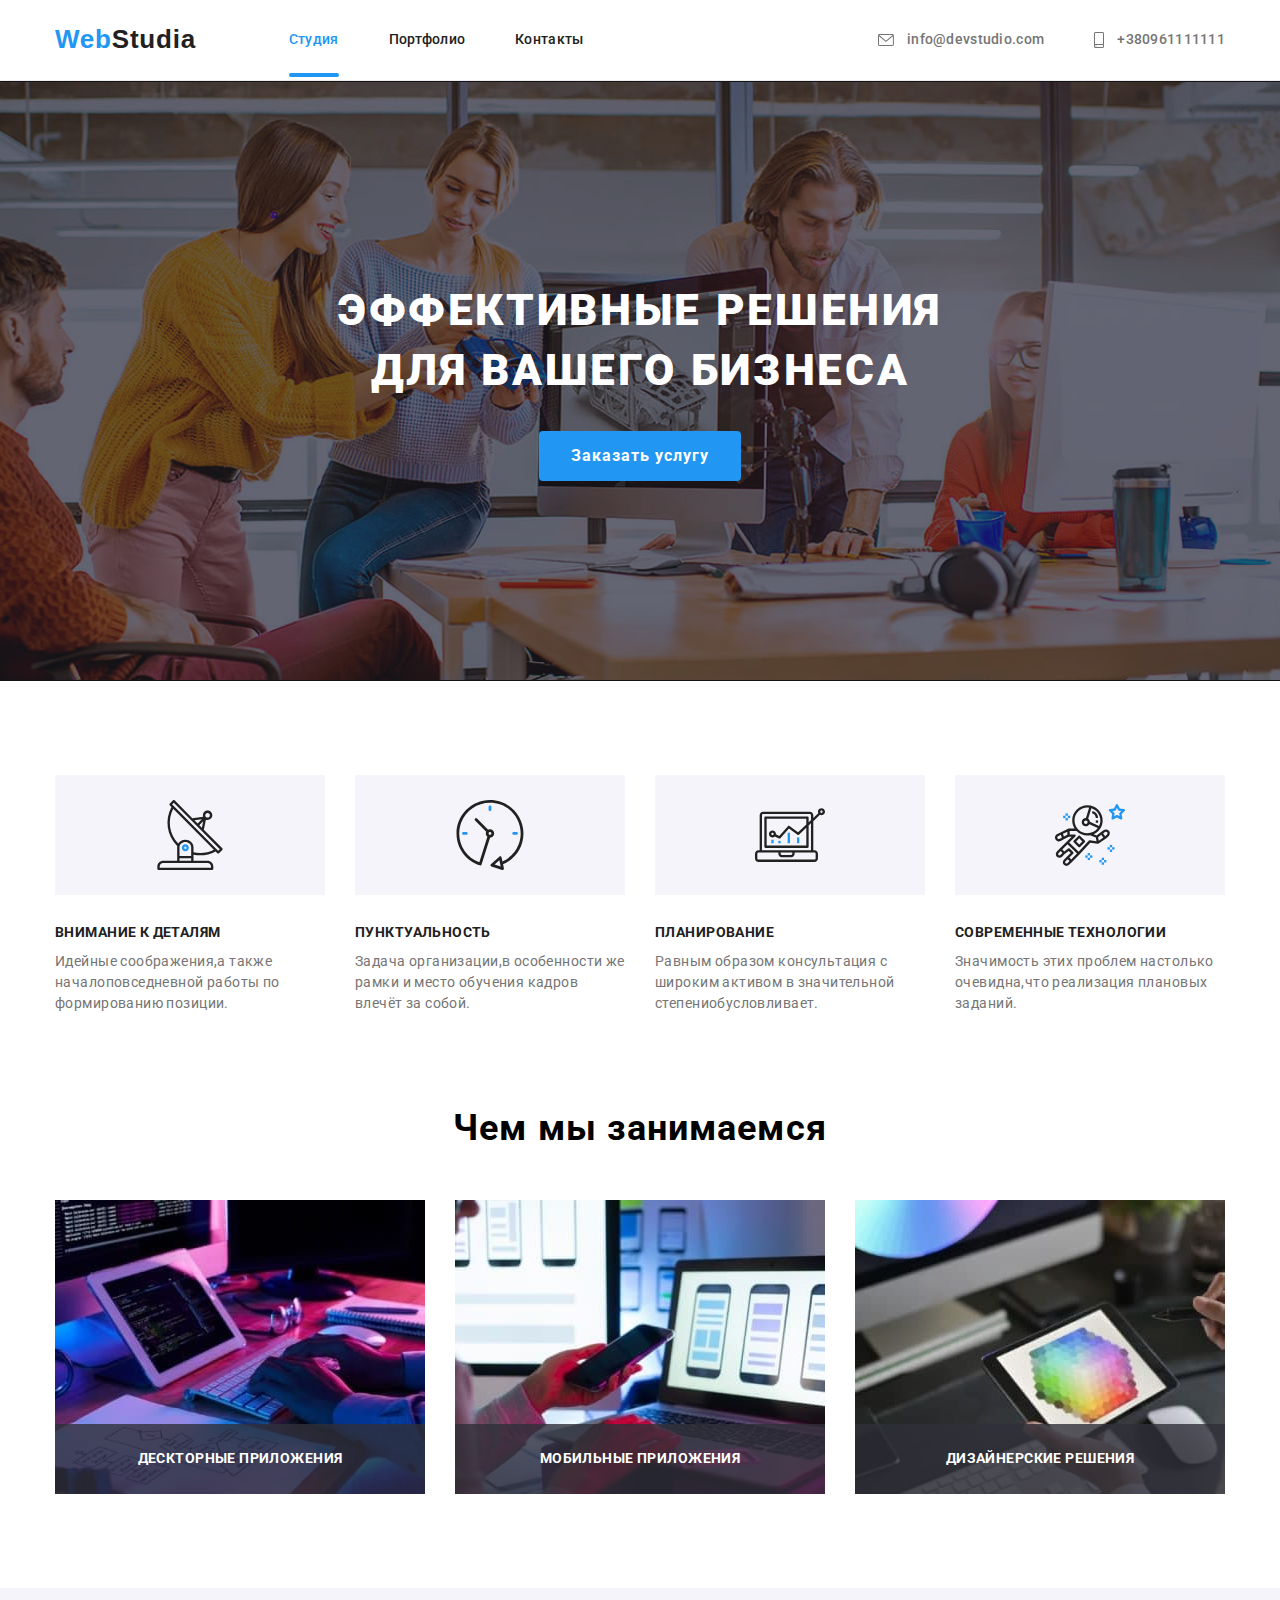
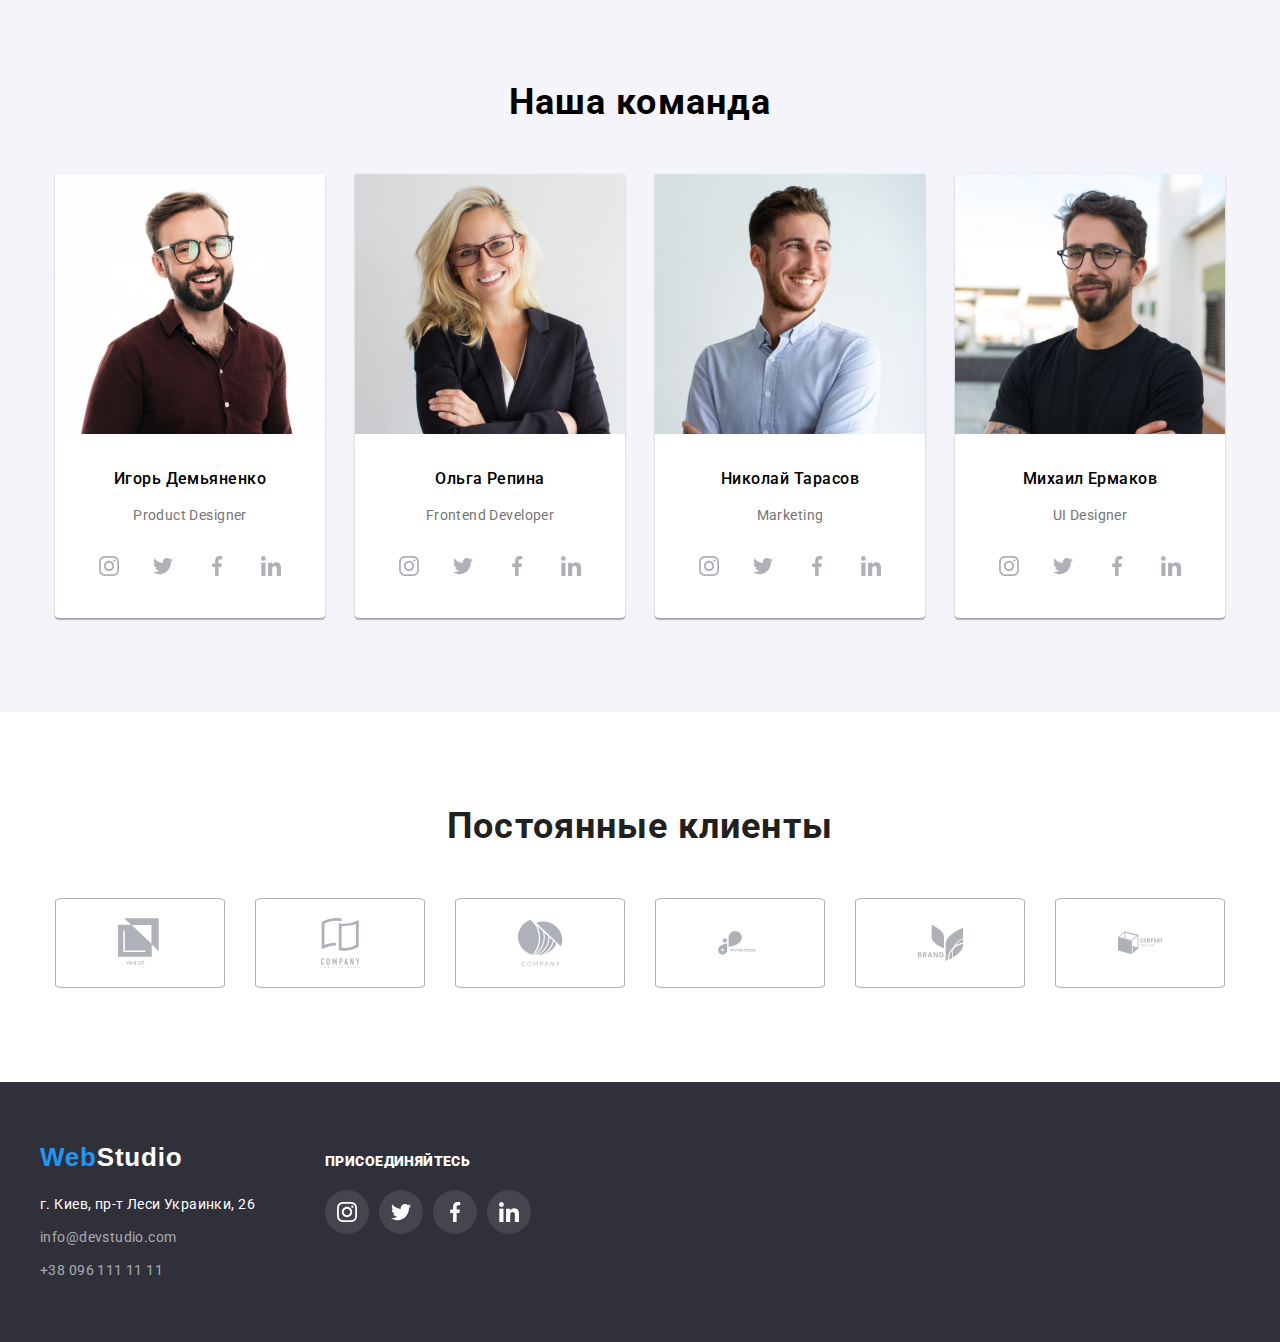
<file: index.html>
<!DOCTYPE html>
<html lang="ru">

<head>
    <meta charset="UTF-8"/>
    <meta http-equiv="X-UA-Compatible" content="IE=Edge"/> <!--адаптация под IE и Edje-->
    <meta name="goit-markup-hw-02/" content="первое ДЗ"/>
    <title>Homework-2</title>
    <link rel="preconnect" href="https://fonts.gstatic.com"/>
    <link href="https://fonts.googleapis.com/css2?family=Roboto:wght@400;500;700;900&display=swap" rel="stylesheet"/>
    <link rel="stylesheet" href="https://cdnjs.cloudflare.com/ajax/libs/modern-normalize/0.2.0/modern-normalize.min.css"/>
    <link rel="stylesheet" href="./css/styles.css"/>

        <!-- Нормализация стилей в браузере или сброс стилей-->
        <!-- Сначала нормализатор -->
        <link
          rel="stylesheet"
          href="https://cdnjs.cloudflare.com/ajax/libs/modern-normalize/1.0.0/modern-normalize.min.css"
        />
        <!-- Потом ваши стили -->
        <link rel="stylesheet" href="./css/styles.css" />
   
</head>

<body>
    <header class="bg-color-header header">
        <div class="container ">
        
        <nav class="up-menue-style">
            <a class="logo-link logo-style logo" href="./"><span class="logocolor">Web</span>Studia</a>
            <ul class="list site-nav">
                <li class="li-header">
                    <a class="current link header-link" href="./index.html">Студия</a>
                </li>
                <li class="li-header">
                    <a class="link" href="./portfolio.html">Портфолио</a>
                </li>
                <li >
                    <a class="link" href="contacs.html">Контакты</a>
                </li>
            </ul>
        </nav>
        <ul class="list up-phone-email-style nav-contacts">
            <li class="li-header">  
                <a class="link" href="mailto:info@devstudio.com">
                    <svg class="icon header-icon-link" width="16px" height="12px">
                        <use href="./images/icons/header-icons.svg#icon-envelope"></use>
                    </svg>
                    info@devstudio.com</a> 
            </li>
            <li>
                <a class="link" href="tel:+380961111111">
                    <svg class="icon header-icon-link" width="10px" height="16px">
                        <use href="./images/icons/header-icons.svg#icon-smartphone"></use>
                    </svg>
                    +380961111111</a>
            </li>
        </ul>
        </div>
    </header>


    <!--Основа-->
    <main class="main-bg">
        
        <section class="bg-color-up "> <!--класс section не нужен-->
        <div class="container ">
            <!-- <img src="./images/index/bg-header-Img.png" alt=""> -->
            <h1 class="h1-style">ЭФФЕКТИВНЫЕ РЕШЕНИЯ ДЛЯ ВАШЕГО БИЗНЕСА</h1>
            <button class="button button-index" data-modal-open>Заказать услугу</button>
        </div>
        </section>
        <section class="section"> <!--Создаёт отдельную секцию (блок) из элементов внутри него-->
            <div class="container ">
                <h2 class="visually-hidden">Наши особенности</h2>
                <ul class="list index-list">
                    <li class="our-list our-margin icon-antenna">
                        <h3 class="h3-style">ВНИМАНИЕ К ДЕТАЛЯМ</h3>
                        <p class="p-style-up">Идейные соображения,а также началоповседневной работы по формированию позиции.</p>
                    </li>
                    <li class="our-list our-margin icon-clock">
                        <h3 class="h3-style">ПУНКТУАЛЬНОСТЬ</h3>
                        <p class="p-style-up">Задача организации,в особенности же рамки и место обучения кадров влечёт за собой.</p>
                    </li>
                    <li class="our-list our-margin icon-comp">
                        <h3 class="h3-style">ПЛАНИРОВАНИЕ</h3>
                        <p class="p-style-up">Равным образом консультация с широким активом в значительной степениобусловливает.</p>
                    </li>
                    <li class="our-list icon-astronaut">
                        <h3 class="h3-style">СОВРЕМЕННЫЕ ТЕХНОЛОГИИ</h3>
                        <p class="p-style-up">Значимость этих проблем настолько очевидна,что реализация плановых заданий.</p>
                    </li>
                </ul>
        </div>
        </section>

        <section class="section what-are-we-do">
            <div class="container ">
                    <h2 class="h2-style h2-style-what-we-do">Чем мы занимаемся</h2>
                <ul class="list list-work">
                    <li class="li relative">
                        <img class="list-what-img" src="./images/img-4.jpg" alt="набор кода на клавиатуре перед планшетом и монитором" width="370" />
                        <p class="what-p">дескторные приложения</p>
                    </li>
                    <li class="li relative">
                        <img class="list-what-img" src="./images/img-6.jpg" alt="настройка мобильного гаджета через ноутбук" width="370" />
                        <p class="what-p">мобильные приложения</p>
                    </li>
                    <li class="relative">
                        <img class="list-what-img" src="./images/img-5.jpg" alt="выбор цвета на экране планшета" width="370" />
                        <p class="what-p">дизайнерские решения</p>
                    </li>
                </ul>
            </div>
        </section>
        <section class="bg-color-team section">
            <div class="container ">
                <h2 class=" our-team-margin h2-style">Наша команда</h2>
                    <ul class="list list-team"> <!--Список в виде точки, <ol> - список с цифрами-->
                        <li class="block-style-index block-style-index-margin our-shadow">
                            <img src="./images/img-3.jpg" alt="Игорь Демьяненко Product Designer" width="270" /> <!--Ссылка на картинку, подпись и её размер-->
                        <div>
                            <h3 class="h2-style-team">Игорь Демьяненко</h3>
                            <p class="p-style">Product Designer</p>
                            <!-- ul.list.social-icons>(li.social-icons-item>a.social-icons-link>svg.icon>use[href="./images/icons/header-icons.svg#icon-"])*4  Формула раскрытия ul-->
                            <ul class="list social-icons">
                                <li class="social-icons-item social-icons-item-margin">
                                    <a href="" class="social-icons-link" target="_blank" rel="noopener noreferral">
                                        <svg class="icon">
                                            <use href="./images/icons/header-icons.svg#icon-instagram-2"></use>
                                        </svg>
                                    </a>
                                </li>
                                <li class="social-icons-item social-icons-item-margin">
                                    <a href="" class="social-icons-link" target="_blank" rel="noopener noreferral">
                                        <svg class="icon">
                                            <use href="./images/icons/header-icons.svg#icon-twitter-1"></use>
                                        </svg>
                                    </a>
                                </li>
                                <li class="social-icons-item social-icons-item-margin">
                                    <a href="" class="social-icons-link" target="_blank" rel="noopener noreferral">
                                        <svg class="icon">
                                            <use href="./images/icons/header-icons.svg#icon-facebook-1"></use>
                                        </svg>
                                    </a>
                                </li>
                                <li class="social-icons-item">
                                    <a href="" class="social-icons-link" target="_blank" rel="noopener noreferral">
                                        <svg class="icon">
                                            <use href="./images/icons/header-icons.svg#icon-linkedin-1"></use>
                                        </svg>
                                    </a>
                                </li>
                            </ul>
                        </div>
                        </li>
                        <li class="block-style-index block-style-index-margin our-shadow">
                            <img src="./images/img-2.jpg" alt="Ольга Репина Frontend Developer" width="270" />
                        <div>
                            <h3 class="h2-style-team">Ольга Репина</h3>
                            <p class="p-style">Frontend Developer</p>
                            <ul class="list social-icons">
                                <li class="social-icons-item social-icons-item-margin">
                                    <a href="" class="social-icons-link" target="_blank" rel="noopener noreferral">
                                        <svg class="icon">
                                            <use href="./images/icons/header-icons.svg#icon-instagram-2"></use>
                                        </svg>
                                    </a>
                                </li>
                                <li class="social-icons-item social-icons-item-margin">
                                    <a href="" class="social-icons-link" target="_blank" rel="noopener noreferral">
                                        <svg class="icon">
                                            <use href="./images/icons/header-icons.svg#icon-twitter-1"></use>
                                        </svg>
                                    </a>
                                </li>
                                <li class="social-icons-item social-icons-item-margin">
                                    <a href="" class="social-icons-link" target="_blank" rel="noopener noreferral">
                                        <svg class="icon">
                                            <use href="./images/icons/header-icons.svg#icon-facebook-1"></use>
                                        </svg>
                                    </a>
                                </li>
                                <li class="social-icons-item">
                                    <a href="" class="social-icons-link" target="_blank" rel="noopener noreferral">
                                        <svg class="icon">
                                            <use href="./images/icons/header-icons.svg#icon-linkedin-1"></use>
                                        </svg>
                                    </a>
                                </li>
                            </ul>
                        </div>
                        </li>
                        <li class="block-style-index block-style-index-margin our-shadow">
                            <img src="./images/img-1.jpg" alt="Николай Тарасов Marketing" width="270" />
                        <div>
                            <h3 class="h2-style-team">Николай Тарасов</h3>
                            <p class="p-style">Marketing</p>
                            <ul class="list social-icons">
                                <li class="social-icons-item social-icons-item-margin">
                                    <a href="" class="social-icons-link" target="_blank" rel="noopener noreferral">
                                        <svg class="icon">
                                            <use href="./images/icons/header-icons.svg#icon-instagram-2"></use>
                                        </svg>
                                    </a>
                                </li>
                                <li class="social-icons-item social-icons-item-margin">
                                    <a href="" class="social-icons-link" target="_blank" rel="noopener noreferral">
                                        <svg class="icon">
                                            <use href="./images/icons/header-icons.svg#icon-twitter-1"></use>
                                        </svg>
                                    </a>
                                </li>
                                <li class="social-icons-item social-icons-item-margin">
                                    <a href="" class="social-icons-link" target="_blank" rel="noopener noreferral">
                                        <svg class="icon">
                                            <use href="./images/icons/header-icons.svg#icon-facebook-1"></use>
                                        </svg>
                                    </a>
                                </li>
                                <li class="social-icons-item">
                                    <a href="" class="social-icons-link" target="_blank" rel="noopener noreferral">
                                        <svg class="icon">
                                            <use href="./images/icons/header-icons.svg#icon-linkedin-1"></use>
                                        </svg>
                                    </a>
                                </li>
                            </ul>
                        </div>
                        </li>
                        <li class="block-style-index our-shadow">
                            <img src="./images/img.jpg" alt="Михаил Ермаков UI Designer" width="270" />
                        <div>
                            <h3 class="h2-style-team">Михаил Ермаков</h3>
                            <p class="p-style">UI Designer</p>
                            <ul class="list social-icons">
                                <li class="social-icons-item social-icons-item-margin">
                                    <a href="" class="social-icons-link" target="_blank" rel="noopener noreferral">
                                        <svg class="icon">
                                            <use href="./images/icons/header-icons.svg#icon-instagram-2"></use>
                                        </svg>
                                    </a>
                                </li>
                                <li class="social-icons-item social-icons-item-margin">
                                    <a href="" class="social-icons-link" target="_blank" rel="noopener noreferral">
                                        <svg class="icon">
                                            <use href="./images/icons/header-icons.svg#icon-twitter-1"></use>
                                        </svg>
                                    </a>
                                </li>
                                <li class="social-icons-item social-icons-item-margin">
                                    <a href="" class="social-icons-link" target="_blank" rel="noopener noreferral">
                                        <svg class="icon">
                                            <use href="./images/icons/header-icons.svg#icon-facebook-1"></use>
                                        </svg>
                                    </a>
                                </li>
                                <li class="social-icons-item">
                                    <a href="" class="social-icons-link" target="_blank" rel="noopener noreferral">
                                        <svg class="icon">
                                            <use href="./images/icons/header-icons.svg#icon-linkedin-1"></use>
                                        </svg>
                                    </a>
                                </li>
                            </ul>
                        </div>
                        </li>
                    </ul>
            </div>
        </section>
        </div>

    <section class="section-client">
        <div class="container">
            <h2 class="h2-style-client">Постоянные клиенты</h2>
            <!-- ul.list.social-icons>(li.social-icons-item>a.social-icons-link>svg.icon>use[href="./images/icons/header-icons.svg#icon-"])*4  Формула раскрытия ul-->
            <ul class="list icons-client">
                <li class="icon-client-ya icon-client-ya-margin">
                    <a href="" class="link link-client" target="_blank" rel="noopener noreferral">
                        <svg class="icon" width="45px" height="50px">
                            <use href="./images/icons/header-icons.svg#icon-logo-1"></use>
                        </svg>
                    </a>
                </li>
                <li class="icon-client-ya icon-client-ya-margin">
                    <a href="" class="link link-client" target="_blank" rel="noopener noreferral">
                        <svg class="icon" width="45px" height="50px">
                            <use href="./images/icons/header-icons.svg#icon-logo-2"></use>
                        </svg>
                    </a>
                </li>
                <li class="icon-client-ya icon-client-ya-margin">
                    <a href="" class="link link-client" target="_blank" rel="noopener noreferral">
                        <svg class="icon" width="45px" height="50px">
                            <use href="./images/icons/header-icons.svg#icon-logo-3"></use>
                        </svg>
                    </a>
                </li>
                <li class="icon-client-ya icon-client-ya-margin">
                    <a href="" class="link link-client" target="_blank" rel="noopener noreferral">
                        <svg class="icon" width="45px" height="50px">
                            <use href="./images/icons/header-icons.svg#icon-logo-4"></use>
                        </svg>
                    </a>
                </li>
                <li class="icon-client-ya icon-client-ya-margin">
                    <a href="" class="link link-client" target="_blank" rel="noopener noreferral">
                        <svg class="icon" width="45px" height="50px">
                            <use href="./images/icons/header-icons.svg#icon-logo-5"></use>
                        </svg>
                    </a>
                </li>
                <li class="icon-client-ya">
                    <a href="" class="link link-client" target="_blank" rel="noopener noreferral">
                        <svg class="icon" width="45px" height="50px">
                            <use href="./images/icons/header-icons.svg#icon-Object"></use>
                        </svg>
                    </a>
                </li>
            </ul>    
        </div>
    </section>

    </main>






    <footer class="footer-text-color bg-color-footer">
        <div class="container ">
            <div class="footer-address">
                <a class="logo-link logo-style logo-margin" href="./"><span class="logocolor">Web</span>Studio</a> <!--ссылка на главную страницу "./" обозначает корневую папку и отправляет на главную страницу-->
                <address class="down-menue-address-style"><!--адрес-->
                    <ul class="list ">
                        <li class="li-footer-first">
                            <a class="link link-map" href="https://goo.gl/maps/oVkc9rPg9sfFg3QS6" target="_blank" 
                            rel="noopener norefener">г. Киев, пр-т Леси Украинки, 26 <!--адрес--></a>
                        </li>
                        <li class="li-footer-second">
                            <a class="link down-menue-contact-style" href="mailto:info@devstudio.com">info@devstudio.com</a> <!--Активный имэйл-->
                        </li>
                        <li>
                            <a class="link down-menue-contact-style" href="tel:+380961111111">+38 096 111 11 11</a> <!--Активный телефон-->
                        </li>
                    </ul>

                </address>
            </div>
            <div class="footer-soc">
                <h3 class="footer-h3-come">присоединяйтесь</h3>
                <ul class="list social-icons">
                    <li class="social-icons-item social-icons-item-margin">
                        <a href="" class="social-icons-link" target="_blank" rel="noopener noreferral">
                            <svg class="icon">
                                <use href="./images/icons/header-icons.svg#icon-instagram-2"></use>
                            </svg>
                        </a>
                    </li>
                    <li class="social-icons-item social-icons-item-margin">
                        <a href="" class="social-icons-link" target="_blank" rel="noopener noreferral">
                            <svg class="icon">
                                <use href="./images/icons/header-icons.svg#icon-twitter-1"></use>
                            </svg>
                        </a>
                    </li>
                    <li class="social-icons-item social-icons-item-margin">
                        <a href="" class="social-icons-link" target="_blank" rel="noopener noreferral">
                            <svg class="icon">
                                <use href="./images/icons/header-icons.svg#icon-facebook-1"></use>
                            </svg>
                        </a>
                    </li>
                    <li class="social-icons-item">
                        <a href="" class="social-icons-link" target="_blank" rel="noopener noreferral">
                            <svg class="icon">
                                <use href="./images/icons/header-icons.svg#icon-linkedin-1"></use>
                            </svg>
                        </a>
                    </li>
                </ul>
            </div>
        </div>

    </footer>


    <div class="backdrop is-hidden" data-modal>
        <div class="modal">
            <!-- <p>dfresggeg</p> -->
            <button class="modal-bottom" data-modal-close>
                <svg class="icon">
                    <use href="./images/icons/header-icons.svg#icon-x-close-black-18dp"></use>
                </svg>
            </button>
        </div>
    </div>
    <script src="./js/modal.js"></script>
</body>

</html>
</file>
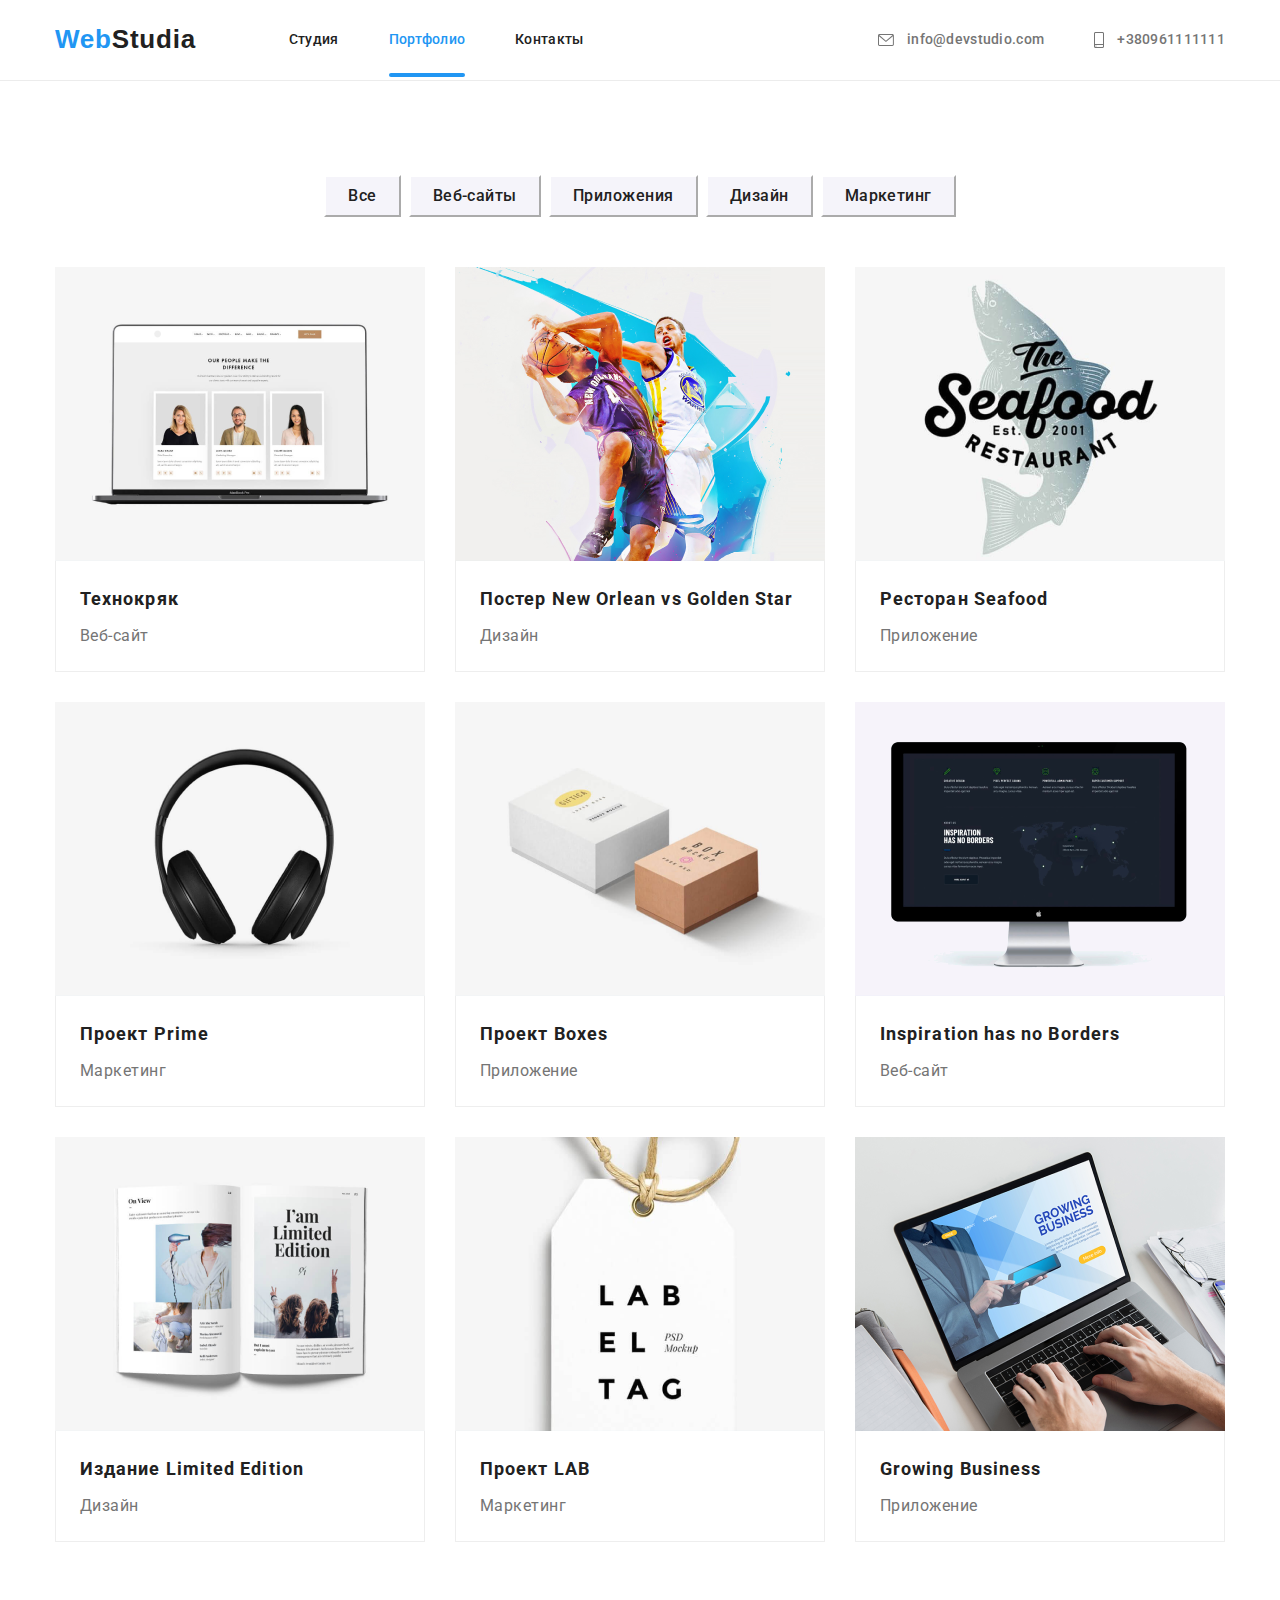
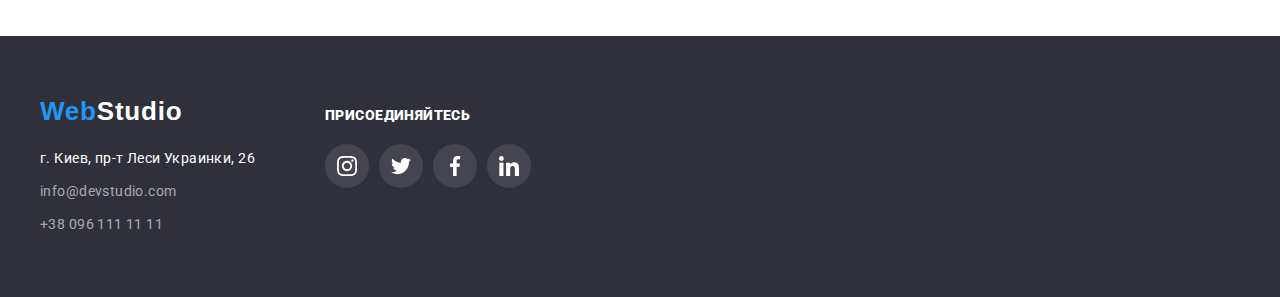
<file: portfolio.html>
<!DOCTYPE html>
<html lang="ru">

<head>
    
    <meta charset="UTF-8"/>
    <meta http-equiv="X-UA-Compatible" content="IE=Edge"/> <!--адаптация под IE и Edje-->
    <meta name="goit-markup-hw-02/" content="первое ДЗ"/>
    <title>Homework-2</title>
    <link rel="preconnect" href="https://fonts.gstatic.com"/>
    <link href="https://fonts.googleapis.com/css2?family=Roboto:wght@400;500;700;900&display=swap" rel="stylesheet"/>
    <link rel="stylesheet" href="https://cdnjs.cloudflare.com/ajax/libs/modern-normalize/0.2.0/modern-normalize.min.css"/>
    <link rel="stylesheet" href="./css/styles.css"/>

    <!-- Нормализация стилей в браузере или сброс стилей-->
        <!-- Сначала нормализатор -->
        <link
          rel="stylesheet"
          href="https://cdnjs.cloudflare.com/ajax/libs/modern-normalize/1.0.0/modern-normalize.min.css"
        />
        <!-- Потом ваши стили -->
        <link rel="stylesheet" href="./css/styles.css" />
    
</head>
<body>
    <header class="bg-color-header header">
        <div class="container ">
        
        <nav class="up-menue-style">
            <a class="logo-link logo-style logo" href="./"><span class="logocolor">Web</span>Studia</a>
            <ul class="list site-nav">
                <li class="li-header">
                    <a class="link" href="./index.html">Студия</a>
                </li>
                <li class="li-header">
                    <a class="current link" href="./portfolio.html">Портфолио</a>
                </li>
                <li >
                    <a class="link" href="contacs.html">Контакты</a>
                </li>
            </ul>
        </nav>
        <ul class="list up-phone-email-style nav-contacts">
            <li class="li-header">  
                <a class="link" href="mailto:info@devstudio.com">
                    <svg class="icon header-icon-link" width="16px" height="12px">
                        <use href="./images/icons/header-icons.svg#icon-envelope"></use>
                    </svg>
                    info@devstudio.com</a> 
            </li>
            <li>
                <a class="link" href="tel:+380961111111">
                    <svg class="icon header-icon-link" width="10px" height="16px">
                        <use href="./images/icons/header-icons.svg#icon-smartphone"></use>
                    </svg>
                    +380961111111</a>
            </li>
        </ul>
        </div>
    </header>

    <main class="main-bg-portfolio"> 
    <section  class="section">
        <div class="container "> 
            <h1 class="visually-hidden">Наше порфолио</h1>
            <ul class="list port-menu">
                <li class="port-menu-button-margin"><button type="button" class="portfolio-buttom link secondary">Все</button></li>
                <li class="port-menu-button-margin"><button type="button" class="portfolio-buttom link secondary">Веб-сайты</button></li>
                <li class="port-menu-button-margin"><button type="button" class="portfolio-buttom link secondary">Приложения</button ></li>
                <li class="port-menu-button-margin"><button type="button" class="portfolio-buttom link secondary">Дизайн</button ></li>
                <li><button type="button" class="portfolio-buttom link secondary">Маркетинг</button ></li>
            </ul>
            <h2 class="visually-hidden">Наши работы</h2>
            <ul class="list list-margin"> <!--<ul> - Список в виде точки, <ol> - список с цифрами-->
                <!-- li>a>(img+div>(p+p)) -->
                <li class="list-item-portfolio">
                    <a class="link" href="">
                        <div class="overlay-port">
                        <img src="./images/portfolio/img.jpg" alt="Технокряк Веб-сайт" width="100%"/> <!--Ссылка на картинку, подпись и её размер-->
                            <div class="bg-port-flip">
                        <p class="list-portfolio-p">Технокряк это современная площадка распространения коронавируса. Компании используют эту платформу для цифрового шпионажа и атак на защищённые сервера конкурентов. </p>
                        </div>
                    </div>
                        <div class="list-text-portfolio">
                        <h3 class="portfolio-h3-style">Технокряк</h3>
                        <p class="portfolio-p-style">Веб-сайт</p>
                        </div>
                    </a>
                </li>
                <li class="list-item-portfolio">
                    <a class="link" href="">
                        <div class="overlay-port">
                    <img src="./images/portfolio/img-1.jpg" alt="Постер New Orlean vs Golden Star Дизайн" />
                    <div class="bg-port-flip">
                    <p class="list-portfolio-p">Технокряк это современная площадка распространения коронавируса. Компании используют эту платформу для цифрового шпионажа и атак на защищённые сервера конкурентов.</p>
                </div>    
                </div>
                    <div class="list-text-portfolio">
                    <h3 class="portfolio-h3-style">Постер New Orlean vs Golden Star</h3>
                    <p class="portfolio-p-style">Дизайн</p>
                    </div>
                    </a>
                </li>
                <li class="list-item-portfolio">
                    <a class="link" href="">
                        <div class="overlay-port">
                    <img src="./images/portfolio/img-2.jpg" alt="Ресторан Seafood Приложение"/>
                    <div class="bg-port-flip">
                        <p class="list-portfolio-p">Технокряк это современная площадка распространения коронавируса. Компании используют эту платформу для цифрового шпионажа и атак на защищённые сервера конкурентов.</p>
                    </div>
                    </div>
                        <div class="list-text-portfolio">
                    <h3 class="portfolio-h3-style">Ресторан Seafood</h3>
                    <p class="portfolio-p-style">Приложение</p>
                    </div>
                    </a>
                </li>
                <li class="list-item-portfolio">
                    <a class="link" href="">
                        <div class="overlay-port">
                    <img src="./images/portfolio/img-3.jpg" alt="Технокряк Веб-сайт" /> <!--Ссылка на картинку, подпись и её размер-->
                    <div class="bg-port-flip">
                        <p class="list-portfolio-p">Технокряк это современная площадка распространения коронавируса. Компании используют эту платформу для цифрового шпионажа и атак на защищённые сервера конкурентов.</p>
                    </div>
                    </div>
                        <div class="list-text-portfolio">
                    <h3 class="portfolio-h3-style">Проект Prime</h3>
                    <p class="portfolio-p-style">Маркетинг</p>
                    </div>
                    </a>
                </li>
                <li class="list-item-portfolio">
                    <a class="link" href="">
                        <div class="overlay-port">
                    <img src="./images/portfolio/img-4.jpg" alt="Постер New Orlean vs Golden Star Дизайн" />
                    <div class="bg-port-flip">
                        <p class="list-portfolio-p">Технокряк это современная площадка распространения коронавируса. Компании используют эту платформу для цифрового шпионажа и атак на защищённые сервера конкурентов.</p>
                    </div>
                    </div>
                        <div class="list-text-portfolio">
                    <h3 class="portfolio-h3-style">Проект Boxes</h3>
                    <p class="portfolio-p-style">Приложение</p>
                    </div>
                    </a>
                </li>
                <li class="list-item-portfolio">
                    <a class="link" href="">
                        <div class="overlay-port">
                    <img src="./images/portfolio/img-5.jpg" alt="Ресторан Seafood Приложение" />
                    <div class="bg-port-flip">
                        <p class="list-portfolio-p">Технокряк это современная площадка распространения коронавируса. Компании используют эту платформу для цифрового шпионажа и атак на защищённые сервера конкурентов.</p>
                    </div>
                    </div>
                        <div class="list-text-portfolio">
                    <h3 class="portfolio-h3-style">Inspiration has no Borders</h3>
                    <p class="portfolio-p-style">Веб-сайт</p>
                    </div>
                    </a>
                </li>
                <li class="list-item-portfolio">
                    <a class="link" href="">
                        <div class="overlay-port">
                    <img src="./images/portfolio/img-6.jpg" alt="Технокряк Веб-сайт"/> <!--Ссылка на картинку, подпись и её размер-->
                    <div class="bg-port-flip">
                        <p class="list-portfolio-p">Технокряк это современная площадка распространения коронавируса. Компании используют эту платформу для цифрового шпионажа и атак на защищённые сервера конкурентов.</p>
                    </div>
                    </div>
                        <div class="list-text-portfolio">
                    <h3 class="portfolio-h3-style">Издание Limited Edition</h3>
                    <p class="portfolio-p-style">Дизайн</p>
                    </div>
                    </a>
                </li>
                <li class="list-item-portfolio">
                    <a class="link" href="">
                        <div class="overlay-port">
                    <img src="./images/portfolio/img-7.jpg" alt="Постер New Orlean vs Golden Star Дизайн" />
                    <div class="bg-port-flip">
                        <p class="list-portfolio-p">Технокряк это современная площадка распространения коронавируса. Компании используют эту платформу для цифрового шпионажа и атак на защищённые сервера конкурентов.</p>
                    </div>
                    </div>
                    <div class="list-text-portfolio">
                    <h3 class="portfolio-h3-style">Проект LAB</h3>
                    <p class="portfolio-p-style">Маркетинг</p>
                    </div>
                    </a>
                </li>
                <li class="list-item-portfolio">
                    <a class="link" href="">
                        <div class="overlay-port">
                    <img src="./images/portfolio/img-8.jpg" alt="Ресторан Seafood Приложение"/>
                    <div class="bg-port-flip">
                        <p class="list-portfolio-p">Технокряк это современная площадка распространения коронавируса. Компании используют эту платформу для цифрового шпионажа и атак на защищённые сервера конкурентов.</p>
                    </div>
                    </div>
                    <div class="list-text-portfolio">
                    <h3 class="portfolio-h3-style">Growing Business</h3>
                    <p class="portfolio-p-style">Приложение</p>
                    </div>
                    </a>
                </li>
            </ul>    
        </div>
    </section>
    </main>

    <footer class="footer-text-color bg-color-footer">
        <div class="container ">
            <div class="footer-address">
                <a class="logo-link logo-style logo-margin" href="./"><span class="logocolor">Web</span>Studio</a> <!--ссылка на главную страницу "./" обозначает корневую папку и отправляет на главную страницу-->
                <address class="down-menue-address-style"><!--адрес-->
                    <ul class="list ">
                        <li class="li-footer-first">
                            <a class="link link-map" href="https://goo.gl/maps/oVkc9rPg9sfFg3QS6" target="_blank" 
                            rel="noopener norefener">г. Киев, пр-т Леси Украинки, 26 <!--адрес--></a>
                        </li>
                        <li class="li-footer-second">
                            <a class="link down-menue-contact-style" href="mailto:info@devstudio.com">info@devstudio.com</a> <!--Активный имэйл-->
                        </li>
                        <li>
                            <a class="link down-menue-contact-style" href="tel:+380961111111">+38 096 111 11 11</a> <!--Активный телефон-->
                        </li>
                    </ul>

                </address>
            </div>
            <div class="footer-soc">
                <h3 class="footer-h3-come">присоединяйтесь</h3>
                <ul class="list social-icons">
                    <li class="social-icons-item social-icons-item-margin">
                        <a href="" class="social-icons-link" target="_blank" rel="noopener noreferral">
                            <svg class="icon">
                                <use href="./images/icons/header-icons.svg#icon-instagram-2"></use>
                            </svg>
                        </a>
                    </li>
                    <li class="social-icons-item social-icons-item-margin">
                        <a href="" class="social-icons-link" target="_blank" rel="noopener noreferral">
                            <svg class="icon">
                                <use href="./images/icons/header-icons.svg#icon-twitter-1"></use>
                            </svg>
                        </a>
                    </li>
                    <li class="social-icons-item social-icons-item-margin">
                        <a href="" class="social-icons-link" target="_blank" rel="noopener noreferral">
                            <svg class="icon">
                                <use href="./images/icons/header-icons.svg#icon-facebook-1"></use>
                            </svg>
                        </a>
                    </li>
                    <li class="social-icons-item">
                        <a href="" class="social-icons-link" target="_blank" rel="noopener noreferral">
                            <svg class="icon">
                                <use href="./images/icons/header-icons.svg#icon-linkedin-1"></use>
                            </svg>
                        </a>
                    </li>
                </ul>
            </div>
        </div>

    </footer>
</body>
</file>
<file: css/styles.css>
/* предварительные стили и глобальные настройки*/
/* Шрифт Raleway */
@font-face {
  font-family: 'Raleway', sans-serif;
  font-style: normal;
  font-weight: 700;
  src: url('../fonts/raleway-v19-latin_cyrillic-ext_cyrillic/raleway-v19-latin_cyrillic-ext_cyrillic-700.eot'); /* IE9 Compat Modes */
  src: local(''),
       url('../fonts/raleway-v19-latin_cyrillic-ext_cyrillic/raleway-v19-latin_cyrillic-ext_cyrillic-700.eot?#iefix') format('embedded-opentype'), /* IE6-IE8 */
       url('../fonts/raleway-v19-latin_cyrillic-ext_cyrillic/raleway-v19-latin_cyrillic-ext_cyrillic-700.woff2') format('woff2'), /* Super Modern Browsers */
       url('../fonts/raleway-v19-latin_cyrillic-ext_cyrillic/raleway-v19-latin_cyrillic-ext_cyrillic-700.woff') format('woff'), /* Modern Browsers */
       url('../fonts/raleway-v19-latin_cyrillic-ext_cyrillic/raleway-v19-latin_cyrillic-ext_cyrillic-700.ttf') format('truetype'), /* Safari, Android, iOS */
       url('../fonts/raleway-v19-latin_cyrillic-ext_cyrillic/raleway-v19-latin_cyrillic-ext_cyrillic-700.svg#Raleway') format('svg'); /* Legacy iOS */
}

/* Класс скрывающий элементы */
.visually-hidden {
  position: absolute !important;
  clip: rect(1px 1px 1px 1px);
  clip: rect(1px, 1px, 1px, 1px);
  padding: 0 !important;
  border: 0 !important;
  height: 1px !important;
  width: 1px !important;
  overflow: hidden;
}

/* Заготовки глобальных настроек */
:root {
  --main-text-color-gray: #757575;
  --main-text-color-black: #212121;
  --main-text-color-master-black: #000000;
  --main-text-color-blue: #2196F3;
  --main-text-color-white: #FFFFFF;
  --bg-color-gray: #2f303a;
  --bg-header-line: #ECECEC;
  --border-color: #EEEEEE;
  --bg-color-team: #F5F4FA;
  --grid-item: 1;
  --icon-color-gray: #AFB1B8;
  --timing-function: cubic-bezier(0.4, 0, 0.2, 1);
}
/* font-family: 'Roboto', sans-serif; */

/* Цвет фона main */
.main-bg {
  background-color: var(--main-text-color-white);
}

.main-bg-portfolio {
  background-color: var(--main-text-color-white);
}

html {
  box-sizing: border-box;
}

*,
*::before,
*::after {
  box-sizing: inherit;
}

/* a.current {
  color: var(--main-text-color-blue);
} */




















/* ВЫРАВНИВАНИЕ */

/* Сброс стилей */
h1,
h2,
h3,
h4,
h5,
h6,
p,
ul
 {
  margin: 0;
}


.section {
  padding-top: 94px;
  padding-bottom: 94px;
  
}

/* Общий размер для всей страницы */
.container {
  margin-left: auto;
  margin-right: auto;
  width: 1200px;
  padding: 0px 15px;
}

/* Header position */
.header .container{
  display: flex;
  justify-content: space-between;
  align-items: center;
  padding-top: 24px;
  padding-bottom: 25px;
  /* border-bottom: 30;
  border-color: var(--main-text-color-gray); */
}

.header {
  border-bottom: 1px solid var(--bg-header-line);
/* или */
/* border-width: 1px;
border-style: solid;
border-color: var(--main-text-color-gray); */
}

/* Центровка контактов */
.up-menue-style,
.nav-contacts .list {
display: flex;
align-items: center;

}


.site-nav,
.nav-contacts
 {
  display: inline-flex;
  padding-left: 0;
}

/* отступ для логотипа */
.container .logo {
  margin-right: auto;
}

/* отступ для студии,портфолио и контактов */
.up-menue-style .site-nav {
  /* margin-right: 331px; */
  margin-left: 93px;
}

/* отступы внутри site-nav */
.site-nav .li-header,
.up-phone-email-style .li-header {
  margin-right: 50px;
}

/* расположение текста относительно картинок */
.nav-contacts li .icon,
.nav-contacts li .link
 {
  vertical-align: middle;
}

/* пвсстояние между картинкой и текстом */
.header-icon-link {
  fill: var(--main-text-color-gray);
  margin-right: 10px;
  /* padding: 10px; */
    /* Функция смены цвета */
    transition-property: fill;
    transition-duration: 250ms;
    transition-timing-function: cubic-bezier(0.4, 0, 0.2, 1);
    /* transition-delay: 0; */
}


.container .up-phone-email-style {
  fill: var(--main-text-color-gray);
  margin-left: auto;
}


/* Настройка расположения и размеров заголовка */
.container .h1-style {
  /* position: absolute; */
width: 696px;
/* height: 120px; */
margin: 0 auto;
text-align: center;
margin-bottom: 30px;
}

/* Настройка положения и размера кнопки */
.container .button {
  padding-right: 32px;
  padding-top: 10px;
  padding-bottom: 10px;
  padding-left: 32px;
  /* border-color: var(--main-text-color-blue); */
  margin: 0 auto;
}

/* .main-bg .bg-color-up .container{
  padding-top: 200px;
  padding-bottom: 200px;
} */

/* Положение Наших особенностей */
.container .index-list { 
  display: flex;
  justify-content: flex-end;
  align-items: center;
  padding-left: 0;
  /* padding-top: 32px;
  padding-bottom: 32px; */
  /* border-bottom: 30;
  border-color: var(--main-text-color-gray); */
}

/* Размер класа our-list и расстояния между ними */
.our-list {
  width: 270px;
  /* height: 101px; */
  
}

.index-list .our-margin{
  margin-right: 30px;
  /* padding-left: 0; */
}

/* промежуток между заголовком и подписью */
.our-list .h3-style{
  margin-bottom: 10px;
  margin-top: 0;
}

.container .h2-style-what-we-do {
  text-align: center;
  margin-bottom: 50px;
  margin-top: 0;
}

.what-are-we-do.section{
  padding-top: 0;
}

/* Положение Наших особенностей */
.list-work { 
  display: flex;
  justify-content: flex-end;
  align-items: center;
  /* padding-top: 32px;
  padding-bottom: 32px; */
  /* border-bottom: 30;
  border-color: var(--main-text-color-gray); */
}

/* Расстояние между блоками */
.list-work .li{
  margin-right: 30px;
}

/*.list-work .relative .list-what-img{
  position: relative;
  width: 370px;
  height: 294px;
  left: 0px;
  top: 0px;
} */
.list-work .relative{
  position: relative;
  /* width: 370px;
  height: 294px; */
  left: 0px;
  top: 0px;
}

.list-work .relative .what-p{
position: absolute;
bottom: 0;
font-weight: 700;
font-size: 14px;
line-height: 1.14;
text-align: center;
letter-spacing: 0.03em;
text-transform: uppercase;
padding-top: 27px;
padding-bottom: 27px;
color: var(--main-text-color-white);
background: rgba(47, 48, 58, 0.8);
width: 370px;
} 

/* превращаем картинку в блок */
.list-work li img{
  display: block;
}

/* Наша команда тени */
.container .list-team .our-shadow {
  box-shadow: 0px 1px 3px rgba(0, 0, 0, 0.12), 0px 1px 1px rgba(0, 0, 0, 0.14), 0px 2px 1px rgba(0, 0, 0, 0.2);
  /* border-radius: 0px 0px 4px 4px; */
}

/* Положение Наших особенностей */
.list-team { 
  display: flex;
  justify-content: flex-end;
  align-items: center;
  /* padding-top: 32px;
  padding-bottom: 32px; */
  /* border-bottom: 30;
  border-color: var(--main-text-color-gray); */
}

.list-team .block-style-index-margin {
  margin-right: 30px;
}

.block-style-index div .h2-style-team,
.block-style-index div .p-style {
  text-align: center;
}

.block-style-index div .h2-style-team {
  margin-bottom: 10px;
  margin-top: 0;
}

.block-style-index div .p-style {
  margin-bottom: 0;
  margin-top: 0;
  padding: 0px;
}

.block-style-index div {
  padding: 30px;
}

.block-style-index img {
  display: block;
  margin-bottom: 0px;
}


/* FOOTER */
.bg-color-footer .container { 
  display: flex;
  align-items: baseline;
  /* padding: 60px 0px; */
  /* padding-top: 32px;
  padding-bottom: 32px; */
  /* border-bottom: 30;
  border-color: var(--main-text-color-gray); */
}

.container .footer-address .logo-margin {
  display:block;
  margin-bottom: 20px;
}

/* Страница Портфолио */
/* main */
.main-bg-portfolio .section .container .port-menu{
  display: flex;
  justify-content:center;
  align-items: center;
  margin-bottom: 50px;
  margin-left: 0;
  padding-left: 0;
  /* padding-top: 32px;
  padding-bottom: 32px; */
  /* border-bottom: 30;
  border-color: var(--main-text-color-gray); */
}

/* размер кнопок port-menu */
.port-menu .link {
  padding: 6px 22px;
  
}

/* Отступ между кнопками port-menu */
.port-menu-button-margin {
  margin-right: 8px;
}

/* display: block for img port-menu */
.list-item-portfolio img {
  display: block;
}

.main-bg-portfolio .section .container .list-margin {
  display: flex;
  flex-wrap: wrap;
  margin-bottom: -30px;
  margin-right: -30px;
  --grid-item: 3;
  list-style: none;
  margin-left: 0;
  padding-left: 0;
}

.list-text-portfolio {
  padding: 20px 24px;
  border: 1px solid var(--border-color);
  border-top: none;
}

.list-item-portfolio {
  margin: 0 30px 30px 0px;
  /* width: 370px; */

  /* padding: 370px 404px; */

  /* задаём ширину элементов */
  flex-basis: calc((100% - 30px * var(--grid-item)) / var(--grid-item));
}


/* Увеличение области кликабельности ссылки */
/* .up-menue-style .logo-link, */
.site-nav .link,
.nav-contacts li .link {
  padding: 30px 0;
}




/* Отступ для Нашей команды */
.container .our-team-margin{
  margin-top: 0;
  margin-bottom: 50px;
  margin-left: auto;
  margin-right: auto;
  text-align: center;
}

.our-shadow div .p-style {
  margin-bottom: 16px;
}

/* Настройка заднего фона для иконок соцсетей в Нашей команде */
.social-icons-item .social-icons-link {
  background-color: var(--main-text-color-white);
  display: flex;
  justify-content: center;
  align-items: center;
  width: 44px;
  height: 44px;
  border-radius: 50%;
}

/* Расстояние между иконками */
.social-icons-item-margin {
  margin-right: 10px;
}

/* Параметры иконок соцсетей */
.social-icons .icon{
  width: 20px;
  height: 20px;
  fill: var(--icon-color-gray);
  /* fill: #000000; */
  /* background-color: #000000; */
}

/* отступ от левого края для всех иконок */
.list-team div .social-icons {
  display: inline-flex;
  /* margin: 0 auto; */
  padding: 0 0 0 2px;

}

/* Выделение цветом иконок соцсетей нашей команды. Ховер и фокус задается всегда на ссылку! */
/* .social-icons-item .social-icons-link:hover .icon,
.social-icons-item .social-icons-link:focus .icon, */
.social-icons-item .social-icons-link:hover,
.social-icons-item .social-icons-link:focus {
  fill: var(--main-text-color-white);
  background-color: var(--main-text-color-blue);
  

  /* border-radius: 10px; */
  /* margin: 10px; */
  /* fill: inherit; */
}

/* Настройка заднего фона для иконок соцсетей в футере */
.container .list .social-icons-item .social-icons-link {
  background-color: rgba(255, 255, 255, 0.1);
  display: flex;
  justify-content: center;
  align-items: center;
  width: 44px;
  height: 44px;
  border-radius: 50%;
    /* Функция смены цвета */
    transition-property: background-color;
    transition-duration: 250ms;
    transition-timing-function: cubic-bezier(0.4, 0, 0.2, 1);
    /* transition-delay: 0; */
}
.li-header .linc .icon {
    /* Функция смены цвета */
    transition-property: background-color, fill;
    transition-duration: 250ms;
    transition-timing-function: cubic-bezier(0.4, 0, 0.2, 1);
    /* transition-delay: 0; */
}

/* Расстояние между иконками */
.social-icons-item-margin {
  margin-right: 10px;
  margin-top: 0;
  margin-top: 0;
  margin-bottom: 0;
}

/* Параметры иконок соцсетей Нашей команды */
.block-style-index div .social-icons .social-icons-link .icon{
  width: 20px;
  height: 20px;
  fill: var(--icon-color-gray);
  /* fill: #000000; */
  /* background-color: #000000; */

      /* Функция смены цвета */
      transition-property: fill; /*background-color, */
      transition-duration: 250ms;
      transition-timing-function: cubic-bezier(0.4, 0, 0.2, 1);
}

/* Параметры иконок соцсетей Футера*/
.container .list .social-icons-link .icon{
  width: 20px;
  height: 20px;
  fill: var(--main-text-color-white);
  /* fill: #000000; */
  /* background-color: #000000; */

  /* Функция смены цвета */
  /* transition-property: fill;
  transition-duration: 250ms;
  transition-timing-function: cubic-bezier(0.4, 0, 0.2, 1); */
  transition: fill 250ms cubic-bezier(0.4, 0, 0.2, 1);
  /* transition-delay: 0; */
}

.container .list .social-icons-item .social-icons-link {

  /* Функция смены цвета */
  transition-property: background-color;
  transition-duration: 250ms;
  transition-timing-function: cubic-bezier(0.4, 0, 0.2, 1);
  /* transition-delay: 0; */
}

/* отступ от левого края для всех иконок и все в ряд */
.container .social-icons {
  display: inline-flex;
  /* margin: 0 auto; */
  padding: 0;
}

/* Выделение цветом иконок соцсетей футера. Ховер и фокус задается всегда на ссылку! */
/* .container .list .social-icons-item .social-icons-link:hover .icon,
.container .list .social-icons-item .social-icons-link:focus .icon, */
.container .list .social-icons-item .social-icons-link:hover,
.container .list .social-icons-item .social-icons-link:focus {
  /* fill: var(--main-text-color-white); */
  background-color: var(--main-text-color-blue);

  /* border-radius: 10px; */
  /* margin: 10px; */
  /* fill: inherit; */
}

/* Выделение цветом иконок соцсетей футера. Ховер и фокус задается всегда на ссылку! */
.container .list .social-icons-item .social-icons-link:hover .icon,
.container .list .social-icons-item .social-icons-link:focus .icon{
  fill: var(--main-text-color-white);
  

  /* border-radius: 10px; */
  /* margin: 10px; */
  /* fill: inherit; */
}






/* отступы между списками в футере */
.down-menue-address-style .list .li-footer-first {
  margin-bottom: 9px;
  /* margin-top: 9px; */
  /* padding-bottom: 6px;
  padding-top: 9px; */

}

.down-menue-address-style .list .li-footer-second {
  margin-bottom: 9px;
  /* margin-top: 9px; */
  /* padding-bottom: 6px;
  padding-top: 9px; */

}

.list-text-portfolio .portfolio-h3-style {
  margin: 0;
}

.list-text-portfolio .portfolio-p-style {
  margin-top: 4px;
  margin-bottom: 0;
}

/* картинка на всю ширину блока */
.list-item-portfolio .link img{
  width: 100%;
}

.footer-text-color .container {
  padding: 60px 0;
}

/* Настройка блока адрес в футере, размера и расположения */
.footer-text-color .container .footer-address {
/* display: flex;
flex-direction: column;
align-items:flex-start; */
/* padding-left: 30px; */
/* padding-top: 60px;
padding-bottom: 60px; */
margin-right: 70px;
/* padding-left: 0; */
}

/* Настройки блока соцсетей в футере, размера и расположения */
.footer-text-color .container .footer-soc {
  display: flex;
  flex-direction: column;
  align-items:flex-start;
  /* padding-top: 75px;
padding-bottom: 97px; */
margin-right: 93px;
}


.overlay-port{
  position: relative;
  overflow: hidden;
}

.list-item-portfolio .link:hover .overlay-port .list-portfolio-p,
.list-item-portfolio .link:focus .overlay-port .list-portfolio-p {
  transform: translateY(0);
  /* width: 370px; */
/* height: 294px; */
overflow: hidden;
/* opacity: 1; */
}


.list-portfolio-p{
  /* opacity: 50%; */
}

.bg-port-flip {
  
}

.list-portfolio-p {
  /* display: inline-block;
  content: ''; */
  position: absolute;
  top: 0;
  left: 0;
  width: 100%;
  height: 100%;
  transform: translatey(100%);
  transition: transform 250ms var(--timing-function);
/* width: 370px; */
/* height: 294px; */
/* left: 215px; */
/* top: 262px; */
/* opacity: 0; */
background: rgba(33, 150, 243, 0.9);
/* background-size: auto; */
font-style: normal;
font-weight: 400;
font-size: 18px;
line-height: 1.55;
/* or 156% */
letter-spacing: 0.03em;
color: var(--main-text-color-white);
padding-top: 63px;
  padding-bottom: 63px;
  padding-left: 24px;
  padding-right: 24px;
}

.list-item-portfolio:hover,
.list-item-portfolio:focus {
  display: block;

  /* box-sizing: border-box; */
  box-shadow: 0px 1px 1px rgba(0, 0, 0, 0.12), 0px 4px 4px rgba(0, 0, 0, 0.06), 1px 4px 6px rgba(0, 0, 0, 0.16);
}

.list-item-portfolio .link
{
    /* Функция смены цвета */
    transition-property: box-shadow;
    transition-duration: 250ms;
    transition-timing-function: cubic-bezier(0.4, 0, 0.2, 1);
    transition-delay: 0;
}

/* .footer-come {
  text-align: left;
} */



/* НАШИ ПРЕИМУЩЕСТВА */
/* настройка фонового изображения для вставки перед списком */
.index-list .our-list::before {
  /* block растягивает на полный размер родителя */
  display: block;
  content: "";
  height: 120px;
  margin-bottom: 30px;
  background-color: var(--bg-color-team);
  background-size: 70px 70px;
  background-repeat: no-repeat;
  background-position: center;
  /* border-radius: 4px; */
}

/* Антенна в виде фонового изображения */
.icon-antenna::before {
  background-image: url("../images/icons/antenna-1.svg");
}

/* Часы в виде фонового изображения */
.icon-clock::before {
  background-image: url("../images/icons/clock-1.svg");
}

/* Компьютер-диаграмма в виде фонового изображения */
.icon-comp::before {
  background-image: url("../images/icons/diagram-1.svg");
}

/* Астронавт в виде фонового изображения */
.icon-astronaut::before {
  background-image: url("../images/icons/astronaut-1.svg");
}




/* ПОСТОЯННЫЕ КЛИЕНТЫ */
.section-client {
  padding-top: 94px;
  padding-bottom: 94px;
}
/* Параметры иконок соцсетей Футера*/
.icon-client-ya .link .icon{
  fill: var(--icon-color-gray);
      /* Функция смены цвета */
      transition-property: fill; /*border-color, */
      transition-duration: 250ms;
      transition-timing-function: cubic-bezier(0.4, 0, 0.2, 1);
      /* transition-delay: 0; */
}

/* Настройка иконок вряд */
.icons-client {
  display: flex;
  margin: 0;
  padding: 0;
}

/* Промежуткм между блоками */
.icon-client-ya-margin {
  display: flex;
  margin-right: 30px;
}


/* Выделение цветом иконок соцсетей футера. Ховер и фокус задается всегда на ссылку! */
.container .list .icon-client-ya .link-client:hover .icon,
.container .list .icon-client-ya .link-client:focus .icon,
.container .list .icon-client-ya .link-client:hover,
.container .list .icon-client-ya .link-client:focus {
  fill: var(--main-text-color-blue);
  border-color: var(--main-text-color-blue);
  /* border-radius: 10px; */
  /* margin: 10px; */
  /* fill: inherit; */


}

/* Настройка блоков и ссылки параллельно */
.icon-client-ya .link-client {
  /* background-color: var(--main-text-color-white); */
  display: flex;
  justify-content: center;
  align-items: center;
  width: 170px;
  height: 90px;
  border: 1px;
  border-radius: 4%;
  border-style: solid;
  border-color: var(--icon-color-gray);
    /* Функция смены цвета */
    transition-property: border-color; /*, fill*/
    transition-duration: 250ms;
    transition-timing-function: cubic-bezier(0.4, 0, 0.2, 1);
    /* transition-delay: 0; */
}

.footer-soc .footer-h3-come {
  margin-bottom: 20px;
}





























/* Применение классов */



/* Настройка тела сайта */
body {
  font-family: "Roboto", sans-serif;
  font-size: 14px;
  line-height: 1.71;
  letter-spacing: 0.03em; /* расстояние между буквами*/
  color: var(--main-text-color-black);
  /*background-color: #e5e5e5;*/
}

.logo-link
{
  text-decoration: none; /* убирает подчеркивание с ссылки */
  color: inherit; /* обесцвечивает ссылку */
}

/* обесцвечивание и скрытия подч]ркивания для ссылки */
.link {
  text-decoration: none; /* убирает подчеркивание с ссылки */
  color: inherit; /*обесцвечивает ссылку*/

  /* Функция смены цвета */
  transition-property: color;
  transition-duration: 250ms;
  transition-timing-function: cubic-bezier(0.4, 0, 0.2, 1);
  /* transition-delay: 0; */
}

/* изменение ссылки при наведении */
.link:hover,
:focus {
  color: var(--main-text-color-blue);


}


/* Выделение цветом иконок письма и телефона. Ховер и фокус задается всегда на ссылку! */
.link:hover .header-icon-link,
.link:focus .header-icon-link {
  fill: var(--main-text-color-blue);



  /* border-radius: 10px; */
  /* margin: 10px; */
  /* fill: inherit; */
}


/* Отцентровать */
/* .center {
  text-align: center;
} */

/* Убрать нумерацию списка */
.list {
  list-style: none;
  /* padding-left: 0px;
  margin: 0px; */
}

/* Убрать нумерацию списка */
.list .our-icon-link{
  list-style: none;
  /* padding-left: 0px;
  margin: 0px; */
}

.down-menue-address-style .list {
  padding-left: 0px;
  margin: 0px;
}


    /* Стили телефона и имэйла в хедере */
.up-phone-email-style {
font-weight: 500;
font-size: 14px;
line-height: 1.14;
letter-spacing: 0.02em;
color: var(--main-text-color-gray);
}

/* оформление верхнего меню */
.up-menue-style {
font-weight: 500;
font-size: 14px;
line-height: 1.14;
letter-spacing: 0.02em;
color: var(--main-text-color-black);
}

/* Цвет футера */
.footer-text-color {
  color: var(--main-text-color-white);
}

/* оформление адреса нижнего меню */
.down-menue-address-style {
/*font-weight: 400;*/
font-style: normal;
font-size: 14px;
line-height: 1.7;
letter-spacing: 0.03em;

  }

/* оформление нижнего меню телефона и имэйла*/
.down-menue-contact-style {
color: rgba(255, 255, 255, 0.6);
    }

/* Стиль заголовка н1 */
.h1-style {
font-weight: 900;
font-size: 44px;
line-height: 1.36;
/* text-align: center; */
letter-spacing: 0.06em;
text-transform: uppercase;
color: var(--main-text-color-white);
}

/* Стиль заголовка н2 */
.h2-style {
  font-family: Roboto;
  font-style: normal;
  font-weight: 700;
  font-size: 36px;
  line-height: 1.16;
  /* text-align: center; */
  letter-spacing: 0.03em;
  color: var(--main-text-color-master-black);
}

/* Стиль заголовка н2 для "Наша команда" */
.h2-style-team {
  font-weight: 500;
  font-size: 16px;
  line-height: 1.9;
  /* text-align: center; */
  letter-spacing: 0.03em;
  color: var(--main-text-color-master-black);
}

/* Стиль заготовка н3 */
.h3-style {
  font-weight: 700;
  font-size: 14px;
  line-height: 1.14;
  letter-spacing: 0.03em;
  text-transform: uppercase;
  color: var(--main-text-color-black);
}

.p-style-up {
  font-size: 14px;
  line-height: 1.5;
  letter-spacing: 0.03em;
  color: var(--main-text-color-gray);
  margin: 0;
}


/* Стиль для простого текста главной страницы */
.p-style {
  /*font-weight: 400;*/
  font-size: 14px;
  line-height: 1.71;
  letter-spacing: 0.03em;  
  color: var(--main-text-color-gray);
}

/* Стиль для подписи нашей команды */
.p-style-team {
  /*font-weight: 400;*/
  font-size: 16px;
  line-height: 1.19;
  /* text-align: center; */
  letter-spacing: 0.03em;  
  color: var(--main-text-color-gray);
}

/* Стиль для cтилизации заголовка фото в портфолио */
.portfolio-h3-style {
font-weight: 700;
font-size: 18px;
line-height: 2;
letter-spacing: 0.06em;
/* letter-spacing: 0.04em; */
color: var(--main-text-color-black);

}

/* Стиль для cтилизации описания фото в портфолио */
.portfolio-p-style {
/*font-weight: 400;*/
font-size: 16px;
line-height: 1.87;
letter-spacing: 0.03em;
color: var(--main-text-color-gray);
}

/* Стиль кнопки на главной странице */
.button {
  font-weight: 700;
  font-size: 16px;
  line-height: 1.87;
  display: flex;
  align-items: center;
  text-align: center;
  letter-spacing: 0.06em;
  color: var(--main-text-color-white);

  /* Функция смены цвета */
  transition-property: background-color, color;
  transition-duration: 250ms;
  transition-timing-function: cubic-bezier(0.4, 0, 0.2, 1);
  /* transition-delay: 0; */
}

/* Client стилизация текста*/
.h2-style-client {
font-weight: 700;
font-size: 36px;
line-height: 1.16;
text-align: center;
letter-spacing: 0.03em;
color: var(--main-text-color-black);
margin-bottom: 50px;
margin-top: 0;
}


/* футер, ПРИСОЕДИНЯЙТЕСЬ */
.footer-h3-come {
  font-weight: 900;
  font-size: 14px;
  line-height: 1.14;
  letter-spacing: 0.03em;
  text-transform: uppercase;
  margin: 0;
  color: var(--main-text-color-white);
  }















/* НАСТРОЙКА ЦВЕТОВ */
/* ЦВЕТА ФОНА И КНОПОК */
/* настройка цвета логотипа, а именно части Web */
.logocolor {
  color: var(--main-text-color-blue);
}

/* Стиль логотипа (цвет, шрифт и т.д.) */
.logo-style {  
  font-family: "Raleway", sans-serif;
  /* font-style: normal; */
  font-weight: 700;
  font-size: 26px;
  line-height: 1.2;
  letter-spacing: 0.03em;
  /* color: var(--main-text-color-master-black); */
  }

.button-index {
  background-color: var(--main-text-color-blue);
  border: none;
  border-radius: 4px;
}

/* изменение цвета кнопки при наведении */
.button:hover,
.button:focus {
  background-color: var(--main-text-color-blue); /*изменение цвета кнопни*/
  color: var(--main-text-color-white); /*изменение цвета надписи*/
  cursor: pointer;
}

/* Стиль кнопок на странице портфолио */
.portfolio-buttom {
font-weight: 500;
font-size: 16px;
line-height: 1.63;
letter-spacing: 0.03em;
color: var(--main-text-color-black);
background-color: var(--main-text-color-white);
cursor: pointer;
}

.portfolio-buttom.link:hover,
.portfolio-buttom.link:focus {
  background-color: var(--main-text-color-blue); /*изменение цвета кнопни*/
  color: var(--main-text-color-white);  /*изменение цвета надписи*/
  box-shadow: 0px 3px 1px rgba(0, 0, 0, 0.1), 0px 1px 2px rgba(0, 0, 0, 0.08), 0px 2px 2px rgba(0, 0, 0, 0.12);
  border-radius: 4px;


  /* cursor: pointer; */
}

.portfolio-buttom.link {
  /* Функция смены цвета */
  transition-property: background-color, color, box-shadow;
  transition-duration: 250ms;
  transition-timing-function: cubic-bezier(0.4, 0, 0.2, 1);
  /* transition-delay: 0; */}

.portfolio-buttom.primary {
  background-color: var(--main-text-color-blue);
  color: var(--main-text-color-white);
  border-color: var(--main-text-color-blue);
}

.portfolio-buttom.secondary {
  background-color: var(--bg-color-team);
  color: var(--main-text-color-black);
  border-color: var(--main-text-color-white);
}

.bg-color-header {
  /* position: absolute; */
  /* width: 1600px; */
  /* height: 80px; */
  /* left: 0px; */
  /* top: 0px; */
  background: var(--main-text-color-white);
}

.bg-color-up {

background-color: var(--bg-color-gray);
text-align: center;
padding-top: 200px;
padding-bottom: 200px;
max-width: 1600px;   /*максимальная длинна банера*/
height: 600px;
margin-left: auto;
margin-right: auto;
background-image: url(../images/index/bg-Img-overlay.png), url(../images/index/bg-header-Img.png);
/* background-image: linear-gradient(rgba(47, 48, 58, 0.4), rgba(47, 48, 58, 0.4)), url(../images/index/bg-header-Img.png); */
background-position: center;
background-repeat: no-repeat;
object-fit: cover;  /*задаем отображение картинки-фона (стоять на месте и т.д.);/
/* центр всегда на месте */
background-position: center;
/* можно задать ысоту банера, убирая паддинги, но тогда могут возникнуть баги с переполнением */

  /* display: flex;*/  /*работает вместе с align-items*/
  /*align-items: center;*/  /*вертикальное выравнивание*/
  /* justify-content: center;  горизонтальное выравнивание */ 
  /* Банер всегда подстраивается под экран */
  /* height: 100vh;  */
/* position: absolute; */
/* width: 1600px; */
/* height: 600px; */
/* left: 0px; */
/* top: 80px; */
/* padding: 250px 0; */
/* object-position: 50% 50%; */
/* padding: 200px 0;  */
}

.bg-color-team {
  /* position: absolute; */
  /* width: 1600px; */
  /* height: 648px; */
  /* left: 0px;
  top: 1449px; */
  background: var(--bg-color-team);
}

.bg-color-footer {
  /* position: absolute; */
  /* width: 1600px; */
  /* height: 252px; */
  /* left: 0px;
  top: 1628px; */
  background: var(--bg-color-gray);
}

.bg-color-portfolio-block {
  /* position: absolute;
width: 370px;
/* height: 404px; */
/* left: 1015px;
top: 262px; */
background: var(--main-text-color-white);
border: 1px solid var(--border-color);
box-sizing: border-box;
}

.block-style-index {
  /* position: absolute; */
  width: 270px;
  /* height: 368px; */
  /* left: 215px;
  top: 1635px; */
  background: var(--main-text-color-white);
  /* material shadow v1 */  
  box-shadow: 0px 1px 3px rgba(0, 0, 0, 0.12), 0px 1px 1px rgba(0, 0, 0, 0.14), 0px 2px 1px rgba(0, 0, 0, 0.2);
  border-radius: 0px 0px 4px 4px;
}










/* ЦВЕТА ТЕКСТА */
/* цвет текста для отображения активной сылкиы */
.current {
  color: var(--main-text-color-blue);
  position: relative; 
}
.header-link {
  position: relative;
}

/* Нижняя линия на активном элементе меню */
.current::after {
  content: "";
  position: absolute;
  left: 0;
  bottom: 0;
  display: block;
  width: 100%;
  height: 4px;
  background-color: var(--main-text-color-blue);
  border-radius: 2px;
}

/* цвет текста для отображения активной сылкиы */
.current-button {
  color: var(--main-text-color-white);
  background-color: var(--main-text-color-blue);
}










/* Модальное окно */

/* Параметры фона модального окна */
.backdrop {
  position: fixed;
  top: 0;
  left: 0;
  width: 100%;
  height: 100%;
  background-color: rgba(0, 0, 0, 0.2);

  opacity: 1;
  visibility: visible;
  transition: opacity 250ms var(--timing-function), visibility 250ms var(--timing-function);
}

/* Параметры модального окна до нажатия кнопки (скрытие окна) */
.backdrop.is-hidden {
  opacity: 0;
  pointer-events: none;
  visibility: hidden;
}

/* параметры формы окна */
.modal {
  position: absolute;
  top: 50%;
  left: 50%;
  transform: translate(-50%, -50%);

  width: 528px;
  height: 581px;
  background-color: var(--main-text-color-white);
  box-shadow: 0px 1px 3px rgba(0, 0, 0, 0.12), 0px 1px 1px rgba(0, 0, 0, 0.14), 0px 2px 1px rgba(0, 0, 0, 0.2);
  border-radius: 4px;
}

/* Размер и позиция кнопки Х */
.modal-bottom {
  background-color: var(--main-text-color-white);
  display: flex;
  margin-left: auto;
  margin-bottom: auto;
  margin-top: 8px;
  margin-right: 8px;
  justify-content: center;
  align-items: center;
  width: 30px;
  height: 30px;
  border-radius: 50%;

  border: 1px solid rgba(0, 0, 0, 0.1);
  box-sizing: border-box;
}

/* Параметры самого Х */
.modal-bottom .icon{
  position: absolute;
  width: 18px;
  height: 18px;
}

.modal-bottom:hover,
.modal-bottom:focus,
.modal-bottom:hover .icon,
.modal-bottom:focus .icon{
  cursor: pointer;
}



















/* НЕ ИСПОЛЬЗУЕМОЕ */
/* raleway-regular - latin_cyrillic-ext_cyrillic */
/*@font-face {
  font-family: 'Raleway';
  font-style: normal;
  font-weight: 400;
  src: url('../fonts/raleway-v19-latin_cyrillic-ext_cyrillic-regular.eot'); /* IE9 Compat Modes */
 /* src: local(''),
       url('../fonts/raleway-v19-latin_cyrillic-ext_cyrillic-regular.eot?#iefix') format('embedded-opentype'), /* IE6-IE8 */
  /*     url('../fonts/raleway-v19-latin_cyrillic-ext_cyrillic-regular.woff2') format('woff2'), /* Super Modern Browsers */
 /*      url('../fonts/raleway-v19-latin_cyrillic-ext_cyrillic-regular.woff') format('woff'), /* Modern Browsers */
 /*      url('../fonts/raleway-v19-latin_cyrillic-ext_cyrillic-regular.ttf') format('truetype'), /* Safari, Android, iOS */
 /*      url('../fonts/raleway-v19-latin_cyrillic-ext_cyrillic-regular.svg#Raleway') format('svg'); /* Legacy iOS */
/*}*/
/* raleway-700 - latin_cyrillic-ext_cyrillic */

/* Выстраивание списка в ряд */
/* .line {
        display: inline;
        margin-right: 5px; */
        /* list-style: none;убираем маркеры списка */
        /*display: inline-block; /* Отображать как строчный элемент */
        /* margin: 0; убираем верхнее и нижнее поле, равное 1em */
        /* padding-left: 0; убираем левый отступ, равный 40px */
        /* margin-right: 5px; Отступ слева */
        /* border: 1px solid #000; Рамка вокруг текста
        padding: 3px; Поля вокруг текста */
    /* } */
</file>
